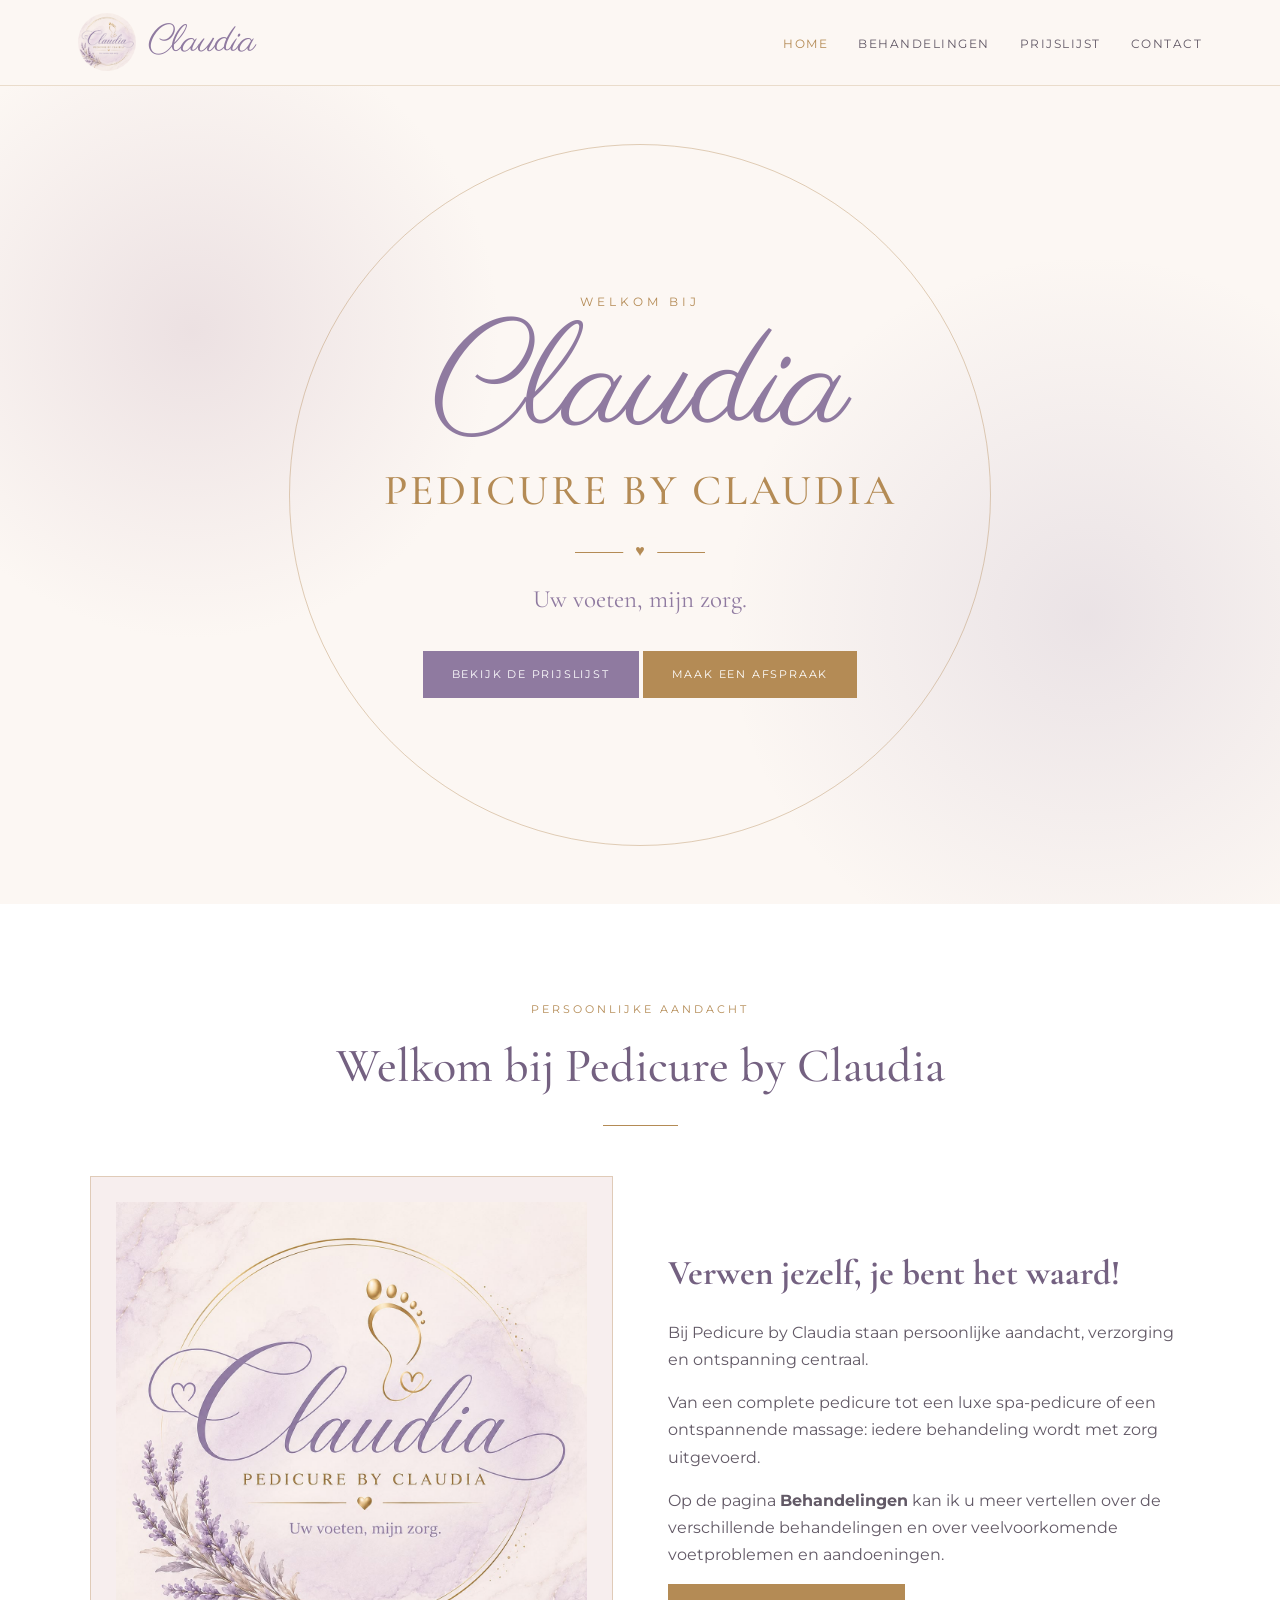
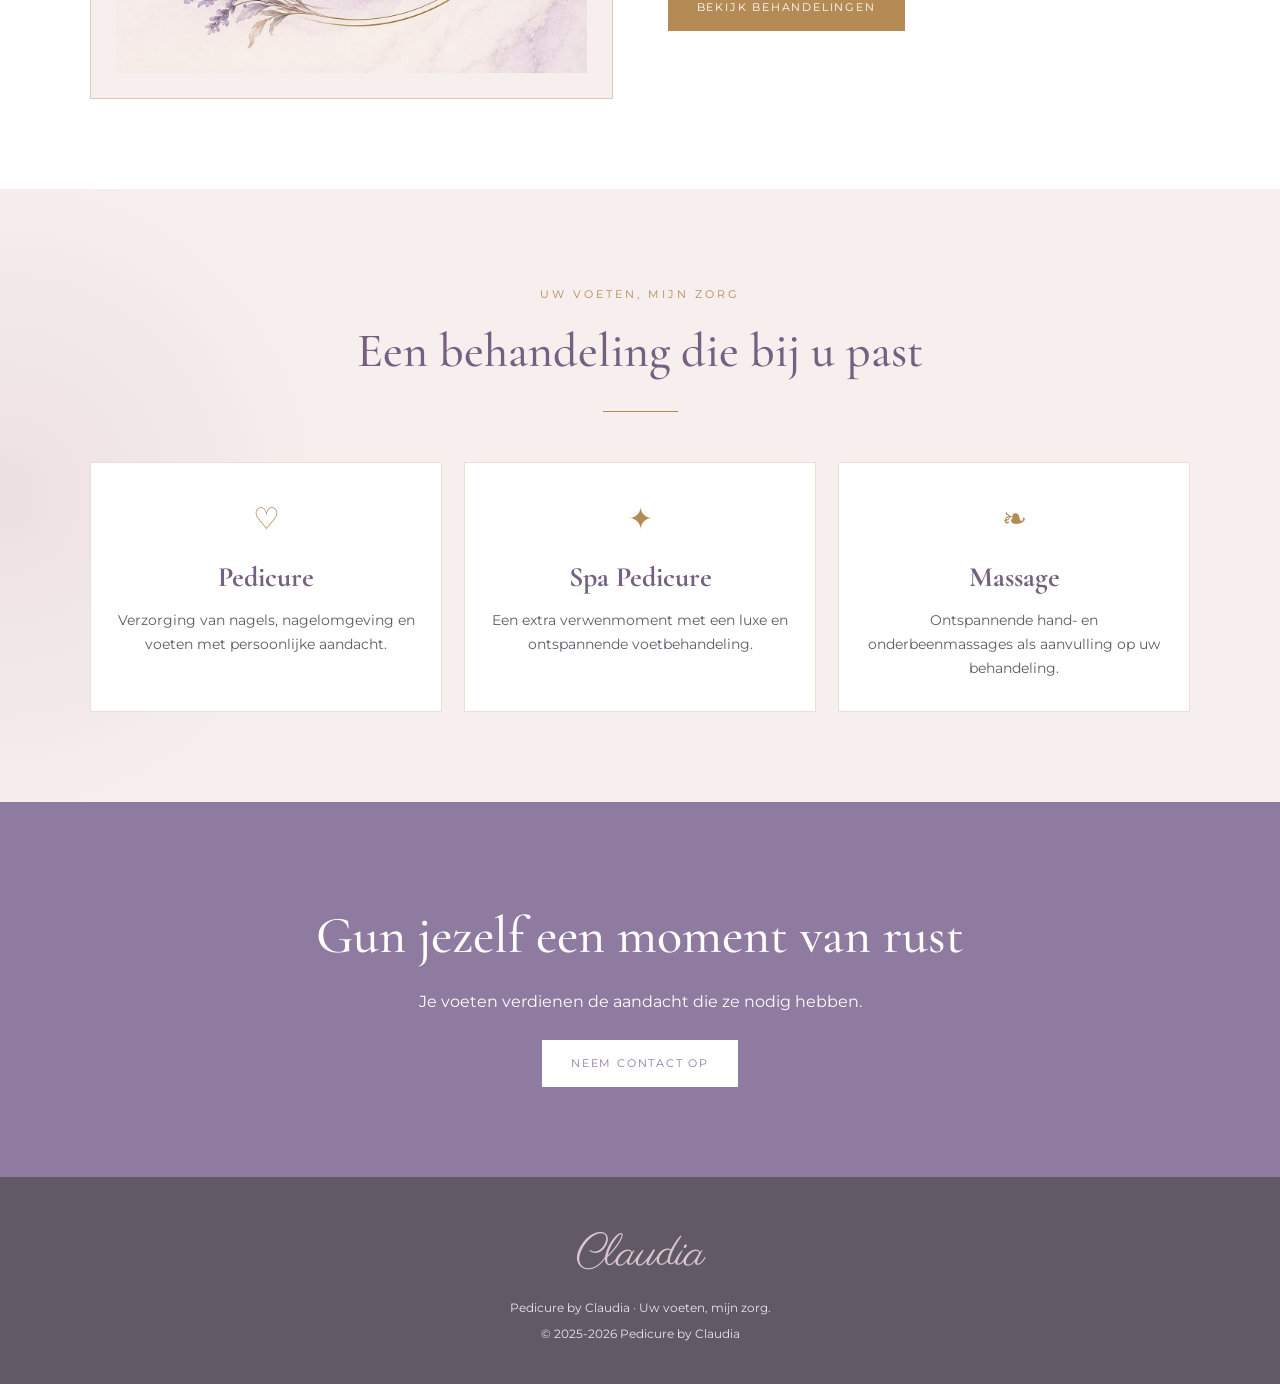
<file: index.html>
<!DOCTYPE html>
<html lang="nl">
<head>
<meta charset="UTF-8">
<meta name="viewport" content="width=device-width, initial-scale=1.0">
<title>Home | Pedicure by Claudia</title>
<link rel="stylesheet" href="style.css">
</head>
<body>
<header class="site-header"><nav class="nav"><a class="brand" href="index.html"><img src="images/logo.jpg" alt="Logo Pedicure by Claudia"><span class="brand-text">Claudia</span></a><button class="menu-toggle" onclick="toggleMenu()" aria-label="Menu openen">☰</button><ul class="nav-links" id="navLinks"><li><a href="index.html" class="active">Home</a></li><li><a href="behandelingen.html">Behandelingen</a></li><li><a href="prijzen.html">Prijslijst</a></li><li><a href="contact.html">Contact</a></li></ul></nav></header>

<section class="hero">
    <div class="hero-content">
        <div class="eyebrow">Welkom bij</div>
        <div class="script">Claudia</div>
        <h2>Pedicure by Claudia</h2>
        <div class="divider"></div>
        <p>Uw voeten, mijn zorg.</p>
        <a class="button" href="prijzen.html">Bekijk de prijslijst</a>
        <a class="button gold" href="contact.html">Maak een afspraak</a>
    </div>
</section>

<section class="intro">
    <div class="container">
        <div class="section-heading">
            <span>Persoonlijke aandacht</span>
            <h2>Welkom bij Pedicure by Claudia</h2>
            <div class="line"></div>
        </div>
        <div class="intro-grid">
            <div class="logo-card">
                <img src="images/logo.jpg" alt="Pedicure by Claudia">
            </div>
            <div class="text">
                <h3>Verwen jezelf, je bent het waard!</h3>
                <p>Bij Pedicure by Claudia staan persoonlijke aandacht, verzorging en ontspanning centraal.</p>
                <p>Van een complete pedicure tot een luxe spa-pedicure of een ontspannende massage: iedere behandeling wordt met zorg uitgevoerd.</p>
                <p>Op de pagina <strong>Behandelingen</strong> kan ik u meer vertellen over de verschillende behandelingen en over veelvoorkomende voetproblemen en aandoeningen.</p>
                <a class="button gold" href="behandelingen.html">Bekijk behandelingen</a>
            </div>
        </div>
    </div>
</section>

<section class="prices">
    <div class="container">
        <div class="section-heading">
            <span>Uw voeten, mijn zorg</span>
            <h2>Een behandeling die bij u past</h2>
            <div class="line"></div>
        </div>
        <div class="cards">
            <div class="card">
                <div class="icon">♡</div>
                <h3>Pedicure</h3>
                <p>Verzorging van nagels, nagelomgeving en voeten met persoonlijke aandacht.</p>
            </div>
            <div class="card">
                <div class="icon">✦</div>
                <h3>Spa Pedicure</h3>
                <p>Een extra verwenmoment met een luxe en ontspannende voetbehandeling.</p>
            </div>
            <div class="card">
                <div class="icon">❧</div>
                <h3>Massage</h3>
                <p>Ontspannende hand- en onderbeenmassages als aanvulling op uw behandeling.</p>
            </div>
        </div>
    </div>
</section>

<section class="cta">
    <div class="container">
        <h2>Gun jezelf een moment van rust</h2>
        <p>Je voeten verdienen de aandacht die ze nodig hebben.</p>
        <a class="button" href="contact.html">Neem contact op</a>
    </div>
</section>


<footer>
    <div class="footer-logo">Claudia</div>
    <p>Pedicure by Claudia · Uw voeten, mijn zorg.</p>
    <p>© 2025-2026 Pedicure by Claudia</p>
</footer>


<script>
function toggleMenu(){
    document.getElementById('navLinks').classList.toggle('open');
}
document.querySelectorAll('.nav-links a').forEach(function(link){
    link.addEventListener('click',function(){
        document.getElementById('navLinks').classList.remove('open');
    });
});
</script>

</body>
</html>
</file>
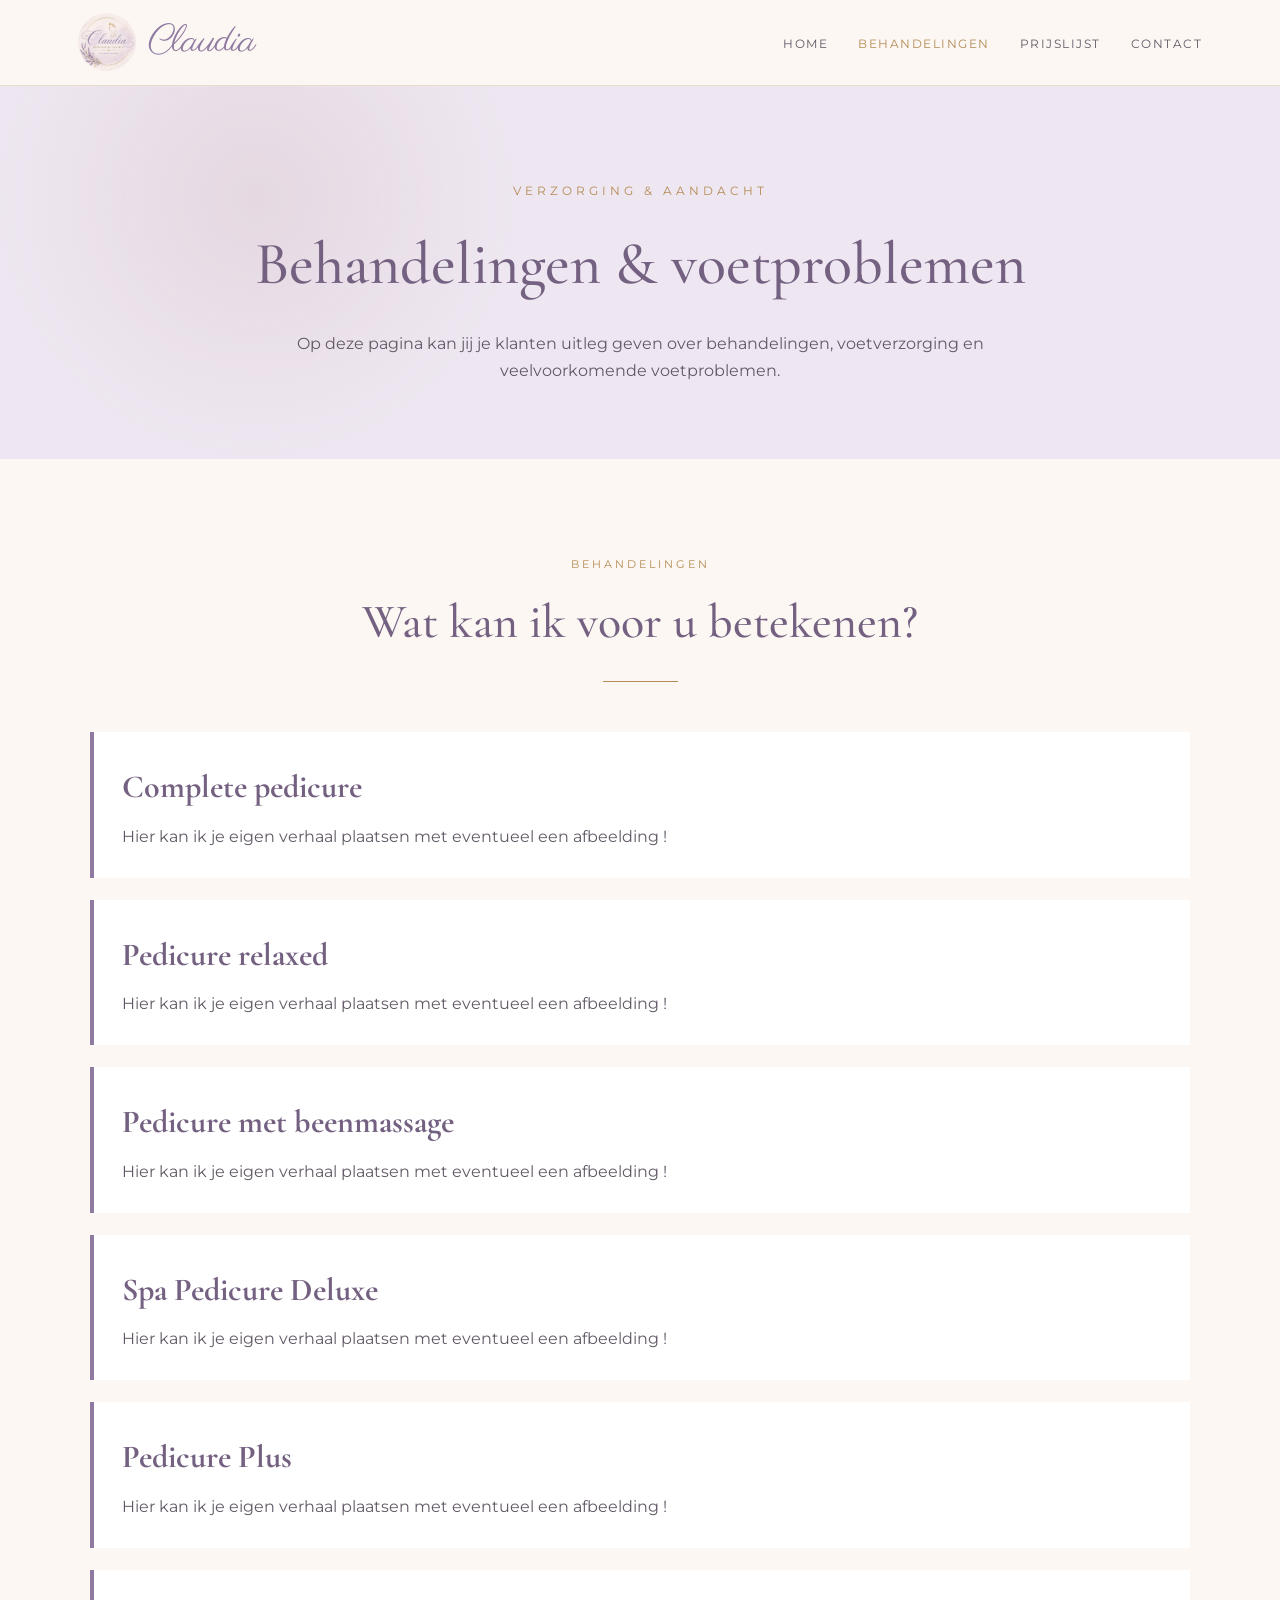
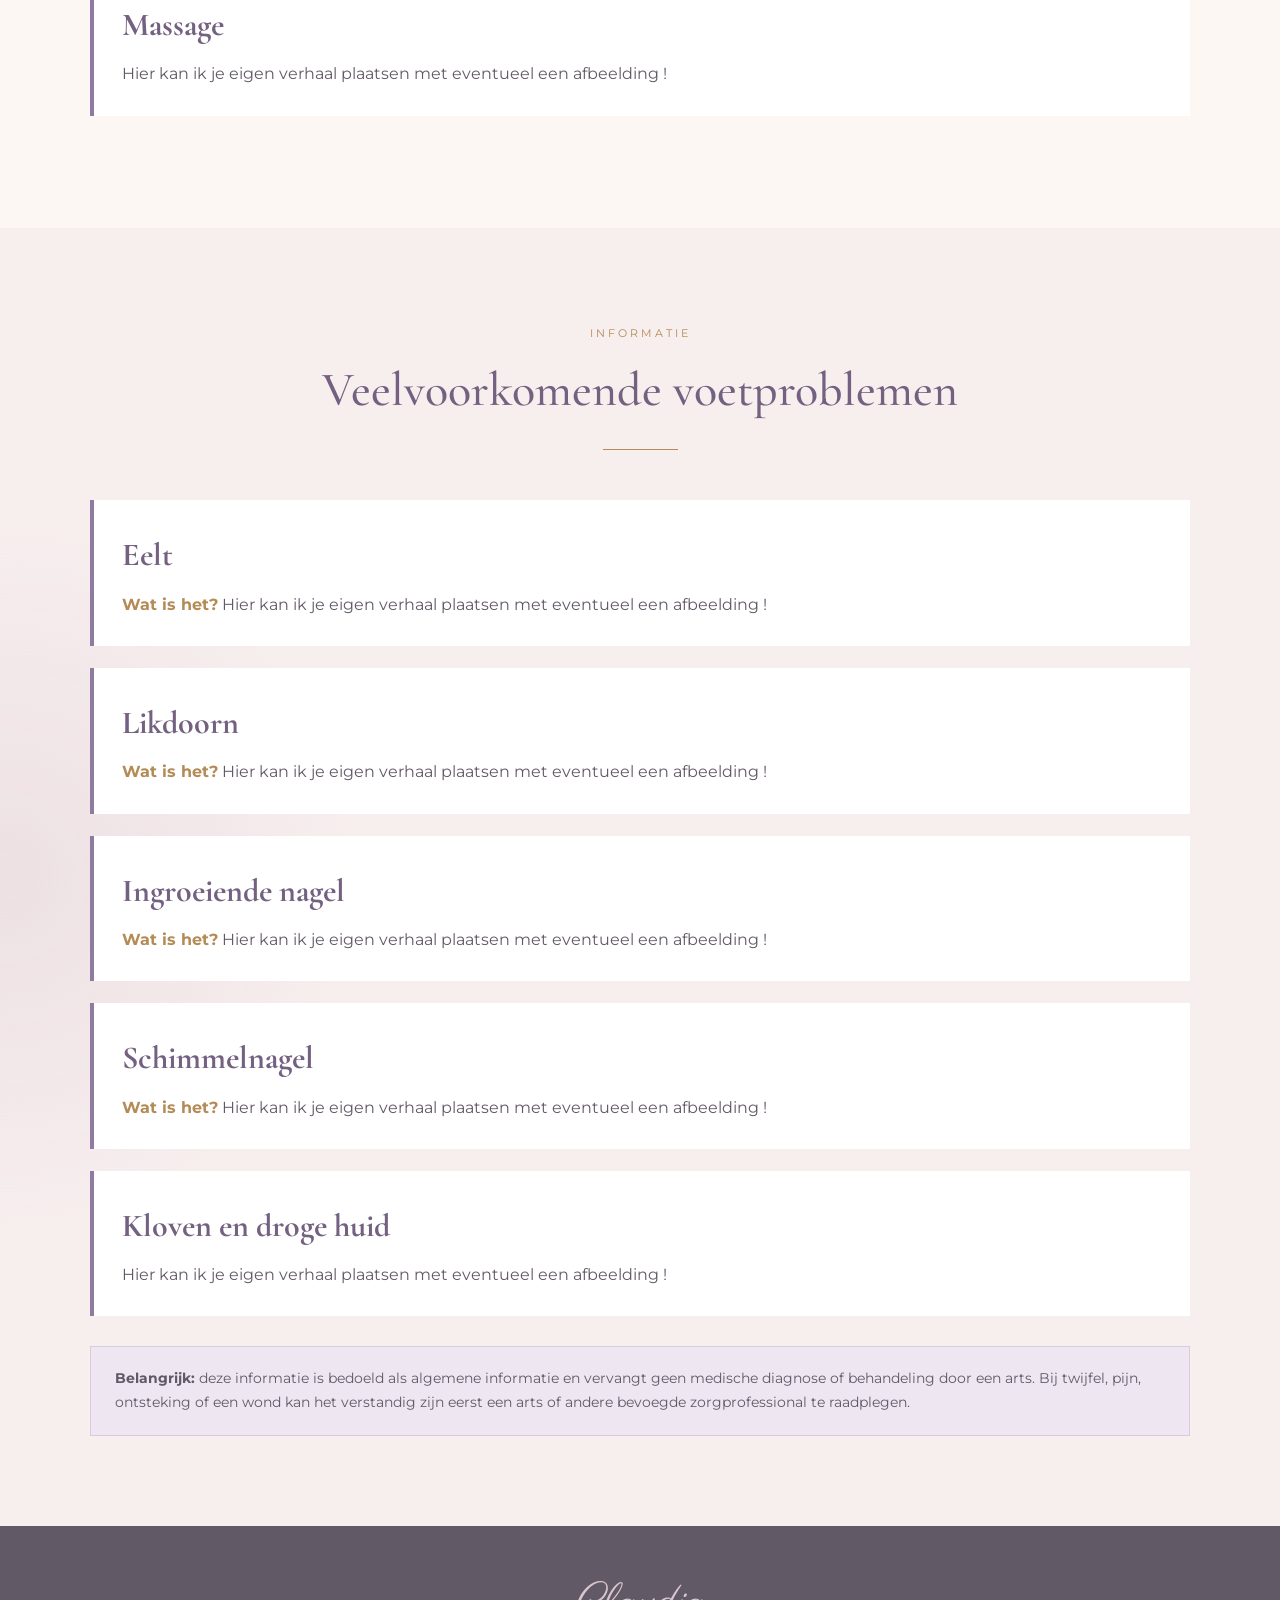
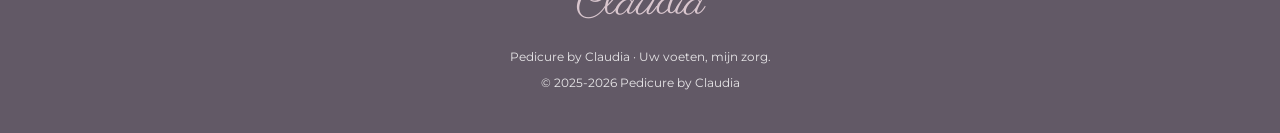
<file: behandelingen.html>
<!DOCTYPE html>
<html lang="nl">
<head>
<meta charset="UTF-8">
<meta name="viewport" content="width=device-width, initial-scale=1.0">
<title>Behandelingen | Pedicure by Claudia</title>
<link rel="stylesheet" href="style.css">
</head>
<body>
<header class="site-header"><nav class="nav"><a class="brand" href="index.html"><img src="images/logo.jpg" alt="Logo Pedicure by Claudia"><span class="brand-text">Claudia</span></a><button class="menu-toggle" onclick="toggleMenu()" aria-label="Menu openen">☰</button><ul class="nav-links" id="navLinks"><li><a href="index.html">Home</a></li><li><a href="behandelingen.html" class="active">Behandelingen</a></li><li><a href="prijzen.html">Prijslijst</a></li><li><a href="contact.html">Contact</a></li></ul></nav></header>

<section class="page-hero">
    <div class="container">
        <div class="eyebrow">Verzorging & aandacht</div>
        <h1>Behandelingen & voetproblemen</h1>
        <p>Op deze pagina kan jij je klanten uitleg geven over behandelingen, voetverzorging en veelvoorkomende voetproblemen.</p>
    </div>
</section>

<section>
    <div class="container">
        <div class="section-heading">
            <span>Behandelingen</span>
            <h2>Wat kan ik voor u betekenen?</h2>
            <div class="line"></div>
        </div>

        <article class="treatment">
            <h3>Complete pedicure</h3>
            <p>Hier kan ik je eigen verhaal plaatsen met eventueel een afbeelding !</p>
        </article>

        <article class="treatment">
            <h3>Pedicure relaxed</h3>
            <p>Hier kan ik je eigen verhaal plaatsen met eventueel een afbeelding !</p>
        </article>

        <article class="treatment">
            <h3>Pedicure met beenmassage</h3>
            <p>Hier kan ik je eigen verhaal plaatsen met eventueel een afbeelding !</p>
        </article>

        <article class="treatment">
            <h3>Spa Pedicure Deluxe</h3>
            <p>Hier kan ik je eigen verhaal plaatsen met eventueel een afbeelding !</p>
        </article>

        <article class="treatment">
            <h3>Pedicure Plus</h3>
            <p>Hier kan ik je eigen verhaal plaatsen met eventueel een afbeelding !</p>
        </article>

        <article class="treatment">
            <h3>Massage</h3>
            <p>Hier kan ik je eigen verhaal plaatsen met eventueel een afbeelding !</p>
        </article>
    </div>
</section>

<section class="prices">
    <div class="container">
        <div class="section-heading">
            <span>Informatie</span>
            <h2>Veelvoorkomende voetproblemen</h2>
            <div class="line"></div>
        </div>

        <article class="treatment">
            <h3>Eelt</h3>
            <p><strong>Wat is het?</strong> Hier kan ik je eigen verhaal plaatsen met eventueel een afbeelding !</p>
        </article>

        <article class="treatment">
            <h3>Likdoorn</h3>
            <p><strong>Wat is het?</strong> Hier kan ik je eigen verhaal plaatsen met eventueel een afbeelding !</p>
        </article>

        <article class="treatment">
            <h3>Ingroeiende nagel</h3>
            <p><strong>Wat is het?</strong> Hier kan ik je eigen verhaal plaatsen met eventueel een afbeelding !</p>
        </article>

        <article class="treatment">
            <h3>Schimmelnagel</h3>
            <p><strong>Wat is het?</strong> Hier kan ik je eigen verhaal plaatsen met eventueel een afbeelding !</p>
        </article>

        <article class="treatment">
            <h3>Kloven en droge huid</h3> Hier kan ik je eigen verhaal plaatsen met eventueel een afbeelding !</p>
        </article>

        <div class="notice">
            <strong>Belangrijk:</strong> deze informatie is bedoeld als algemene informatie en vervangt geen medische diagnose of behandeling door een arts. Bij twijfel, pijn, ontsteking of een wond kan het verstandig zijn eerst een arts of andere bevoegde zorgprofessional te raadplegen.
        </div>
    </div>
</section>


<footer>
    <div class="footer-logo">Claudia</div>
    <p>Pedicure by Claudia · Uw voeten, mijn zorg.</p>
    <p>© 2025-2026 Pedicure by Claudia</p>
</footer>


<script>
function toggleMenu(){
    document.getElementById('navLinks').classList.toggle('open');
}
document.querySelectorAll('.nav-links a').forEach(function(link){
    link.addEventListener('click',function(){
        document.getElementById('navLinks').classList.remove('open');
    });
});
</script>

</body>
</html>
</file>
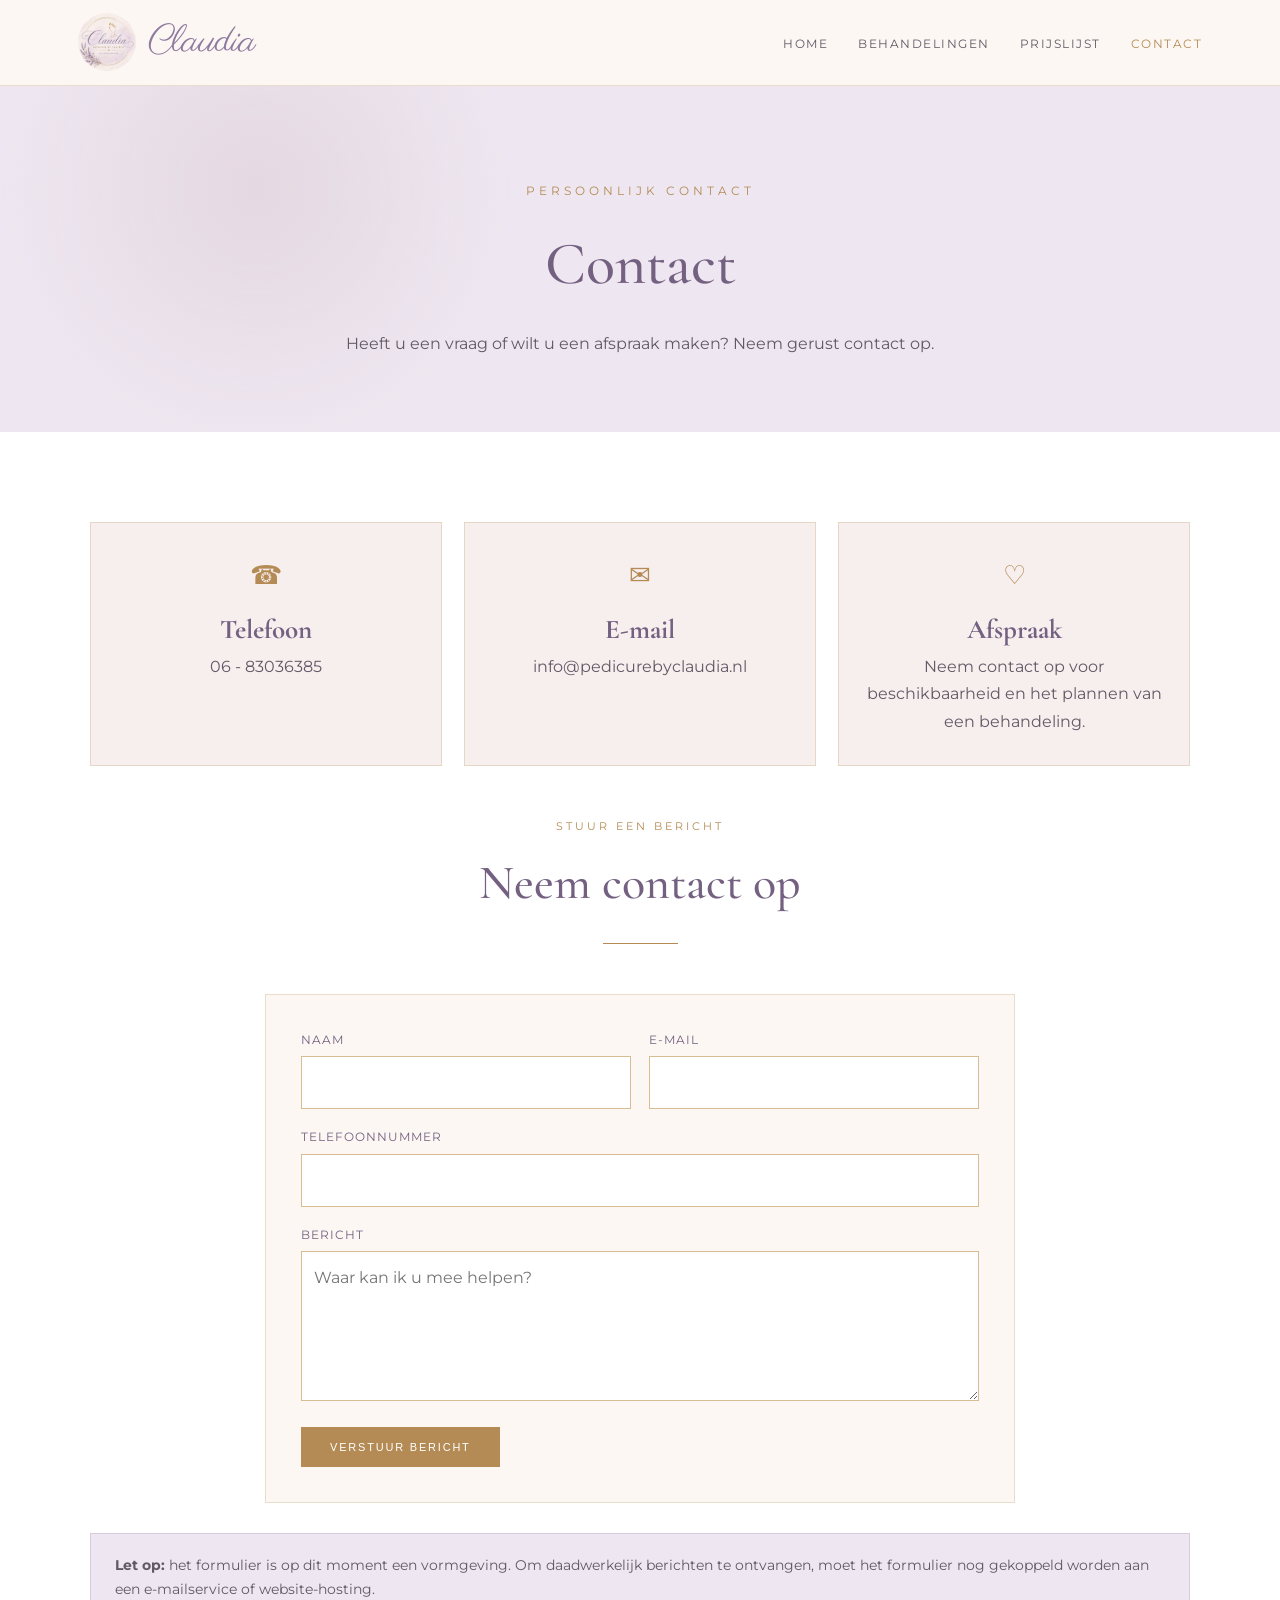
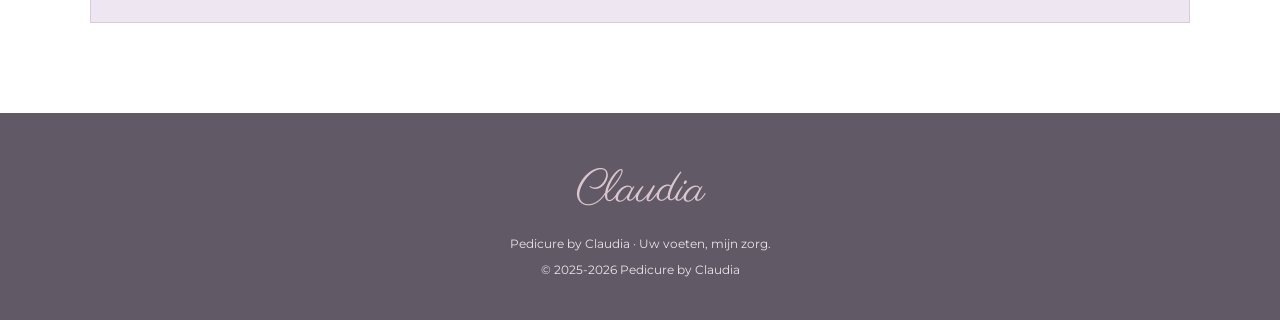
<file: contact.html>
<!DOCTYPE html>
<html lang="nl">
<head>
<meta charset="UTF-8">
<meta name="viewport" content="width=device-width, initial-scale=1.0">
<title>Contact | Pedicure by Claudia</title>
<link rel="stylesheet" href="style.css">
</head>
<body>
<header class="site-header"><nav class="nav"><a class="brand" href="index.html"><img src="images/logo.jpg" alt="Logo Pedicure by Claudia"><span class="brand-text">Claudia</span></a><button class="menu-toggle" onclick="toggleMenu()" aria-label="Menu openen">☰</button><ul class="nav-links" id="navLinks"><li><a href="index.html">Home</a></li><li><a href="behandelingen.html">Behandelingen</a></li><li><a href="prijzen.html">Prijslijst</a></li><li><a href="contact.html" class="active">Contact</a></li></ul></nav></header>

<section class="page-hero">
    <div class="container">
        <div class="eyebrow">Persoonlijk contact</div>
        <h1>Contact</h1>
        <p>Heeft u een vraag of wilt u een afspraak maken? Neem gerust contact op.</p>
    </div>
</section>

<section class="contact-section">
    <div class="container">

        <div class="contact-grid">
            <div class="contact-box">
                <div class="icon">☎</div>
                <h3>Telefoon</h3>
                <a href="tel:+31683036385">06 - 83036385</a>
            </div>

            <div class="contact-box">
                <div class="icon">✉</div>
                <h3>E-mail</h3>
                <a href="mailto:info@pedicurebyclaudia.nl">info@pedicurebyclaudia.nl</a>
            </div>

            <div class="contact-box">
                <div class="icon">♡</div>
                <h3>Afspraak</h3>
                <p>Neem contact op voor beschikbaarheid en het plannen van een behandeling.</p>
            </div>
        </div>

        <div class="section-heading">
            <span>Stuur een bericht</span>
            <h2>Neem contact op</h2>
            <div class="line"></div>
        </div>

        <form class="form" action="#" method="post">
            <div class="form-row">
                <div class="form-group">
                    <label for="naam">Naam</label>
                    <input type="text" id="naam" name="naam" required>
                </div>

                <div class="form-group">
                    <label for="email">E-mail</label>
                    <input type="email" id="email" name="email" required>
                </div>
            </div>

            <div class="form-group">
                <label for="telefoon">Telefoonnummer</label>
                <input type="tel" id="telefoon" name="telefoon">
            </div>

            <div class="form-group">
                <label for="bericht">Bericht</label>
                <textarea id="bericht" name="bericht" placeholder="Waar kan ik u mee helpen?"></textarea>
            </div>

            <button class="button gold" type="submit">Verstuur bericht</button>
        </form>

        <div class="notice">
            <strong>Let op:</strong> het formulier is op dit moment een vormgeving. Om daadwerkelijk berichten te ontvangen, moet het formulier nog gekoppeld worden aan een e-mailservice of website-hosting.
        </div>

    </div>
</section>

<footer>
    <div class="footer-logo">Claudia</div>
    <p>Pedicure by Claudia · Uw voeten, mijn zorg.</p>
    <p>© 2025-2026 Pedicure by Claudia</p>
</footer>

<script>
function toggleMenu(){
    document.getElementById('navLinks').classList.toggle('open');
}
document.querySelectorAll('.nav-links a').forEach(function(link){
    link.addEventListener('click',function(){
        document.getElementById('navLinks').classList.remove('open');
    });
});
</script>

</body>
</html>
</file>
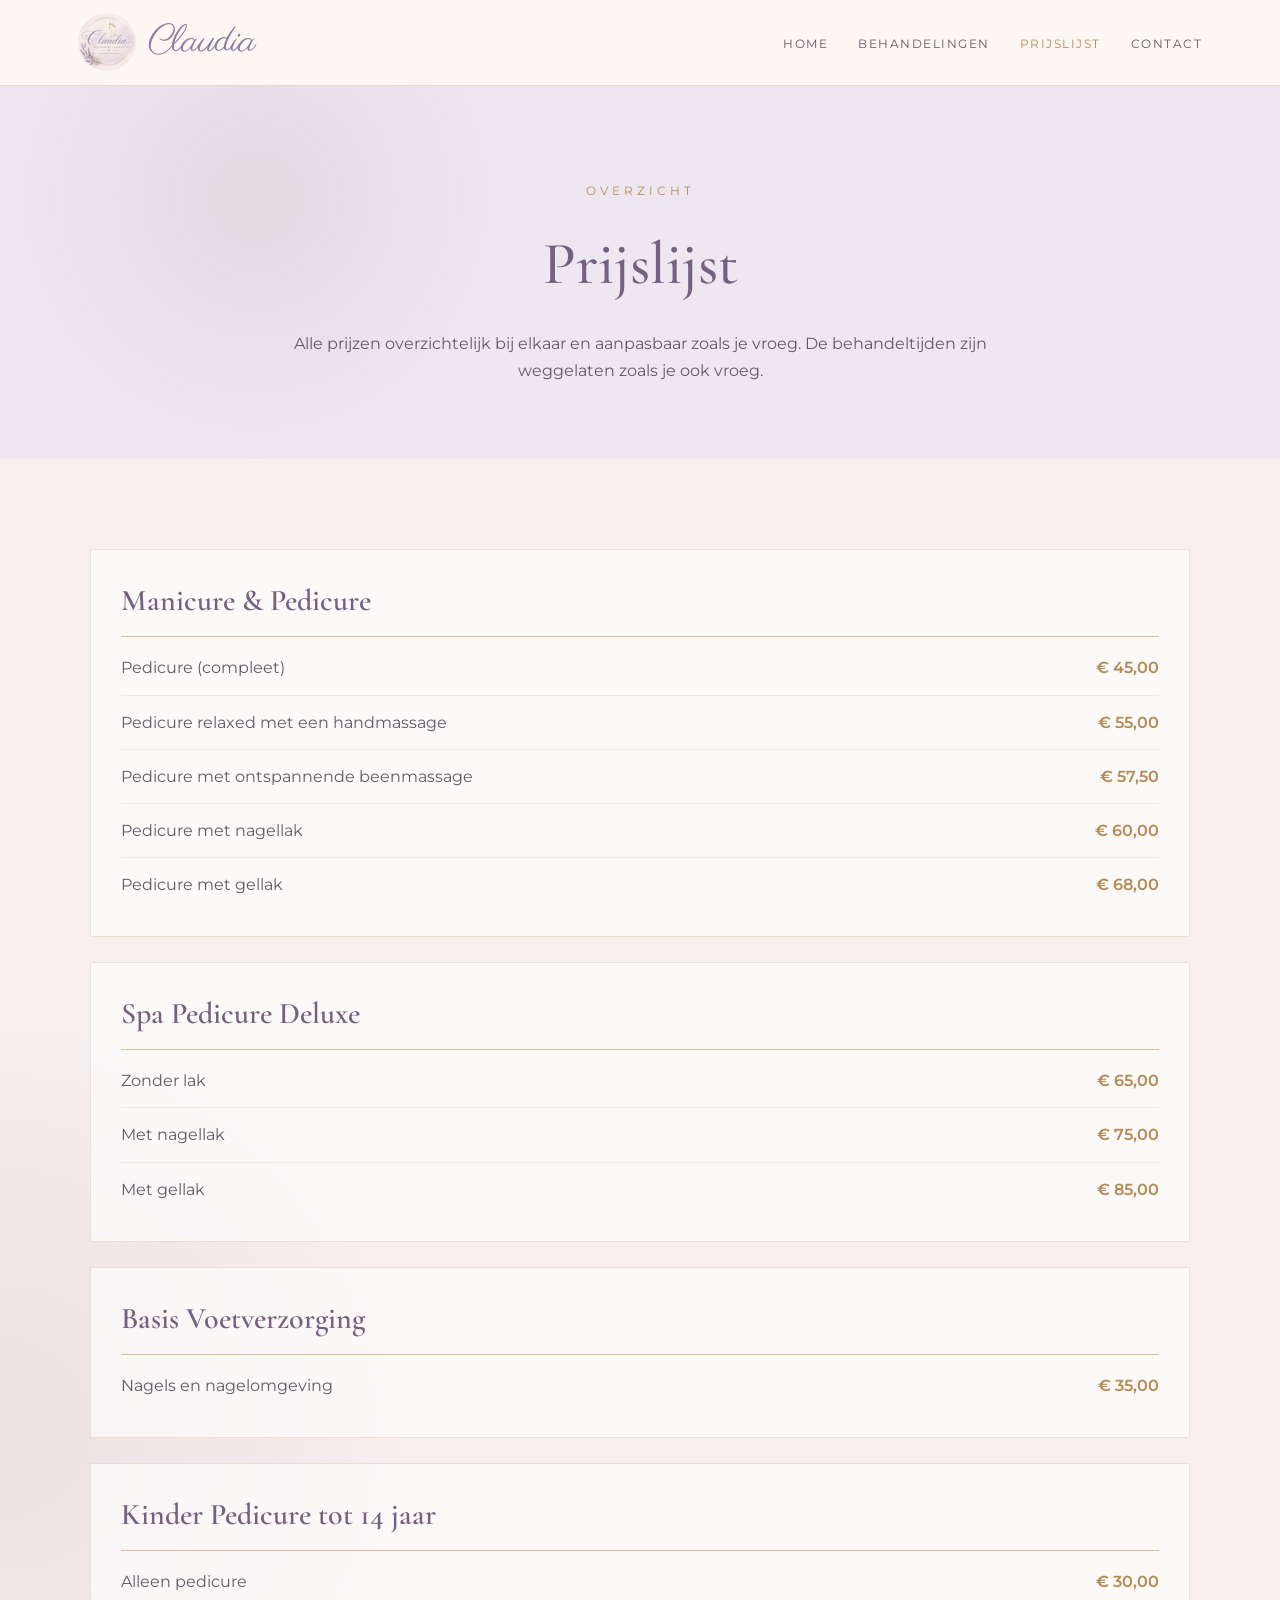
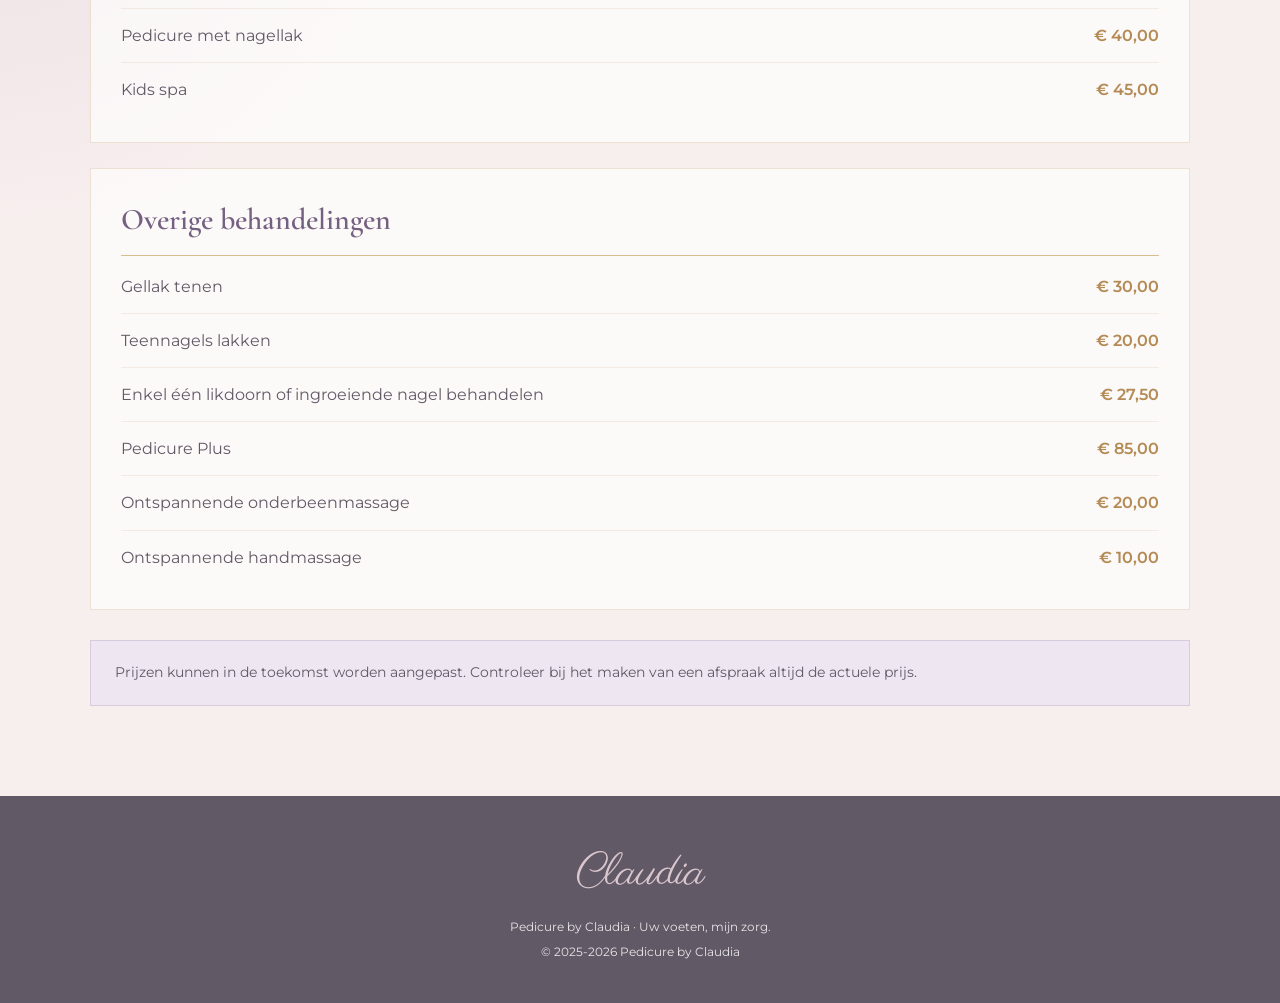
<file: prijzen.html>
<!DOCTYPE html>
<html lang="nl">
<head>
<meta charset="UTF-8">
<meta name="viewport" content="width=device-width, initial-scale=1.0">
<title>Prijslijst | Pedicure by Claudia</title>
<link rel="stylesheet" href="style.css">
</head>
<body>
<header class="site-header"><nav class="nav"><a class="brand" href="index.html"><img src="images/logo.jpg" alt="Logo Pedicure by Claudia"><span class="brand-text">Claudia</span></a><button class="menu-toggle" onclick="toggleMenu()" aria-label="Menu openen">☰</button><ul class="nav-links" id="navLinks"><li><a href="index.html">Home</a></li><li><a href="behandelingen.html">Behandelingen</a></li><li><a href="prijzen.html" class="active">Prijslijst</a></li><li><a href="contact.html">Contact</a></li></ul></nav></header>

<section class="page-hero">
    <div class="container">
        <div class="eyebrow">Overzicht</div>
        <h1>Prijslijst</h1>
        <p>Alle prijzen overzichtelijk bij elkaar en aanpasbaar zoals je vroeg. De behandeltijden zijn weggelaten zoals je ook vroeg.</p>
    </div>
</section>

<section class="prices">
    <div class="container">

        <div class="price-category">
            <h3>Manicure & Pedicure</h3>
            <div class="price-row"><div>Pedicure (compleet)</div><div class="price">€ 45,00</div></div>
            <div class="price-row"><div>Pedicure relaxed met een handmassage</div><div class="price">€ 55,00</div></div>
            <div class="price-row"><div>Pedicure met ontspannende beenmassage</div><div class="price">€ 57,50</div></div>
            <div class="price-row"><div>Pedicure met nagellak</div><div class="price">€ 60,00</div></div>
            <div class="price-row"><div>Pedicure met gellak</div><div class="price">€ 68,00</div></div>
        </div>

        <div class="price-category">
            <h3>Spa Pedicure Deluxe</h3>
            <div class="price-row"><div>Zonder lak</div><div class="price">€ 65,00</div></div>
            <div class="price-row"><div>Met nagellak</div><div class="price">€ 75,00</div></div>
            <div class="price-row"><div>Met gellak</div><div class="price">€ 85,00</div></div>
        </div>

        <div class="price-category">
            <h3>Basis Voetverzorging</h3>
            <div class="price-row"><div>Nagels en nagelomgeving</div><div class="price">€ 35,00</div></div>
        </div>

        <div class="price-category">
            <h3>Kinder Pedicure tot 14 jaar</h3>
            <div class="price-row"><div>Alleen pedicure</div><div class="price">€ 30,00</div></div>
            <div class="price-row"><div>Pedicure met nagellak</div><div class="price">€ 40,00</div></div>
            <div class="price-row"><div>Kids spa</div><div class="price">€ 45,00</div></div>
        </div>

        <div class="price-category">
            <h3>Overige behandelingen</h3>
            <div class="price-row"><div>Gellak tenen</div><div class="price">€ 30,00</div></div>
            <div class="price-row"><div>Teennagels lakken</div><div class="price">€ 20,00</div></div>
            <div class="price-row"><div>Enkel één likdoorn of ingroeiende nagel behandelen</div><div class="price">€ 27,50</div></div>
            <div class="price-row"><div>Pedicure Plus</div><div class="price">€ 85,00</div></div>
            <div class="price-row"><div>Ontspannende onderbeenmassage</div><div class="price">€ 20,00</div></div>
            <div class="price-row"><div>Ontspannende handmassage</div><div class="price">€ 10,00</div></div>
        </div>

        <div class="notice">
            Prijzen kunnen in de toekomst worden aangepast. Controleer bij het maken van een afspraak altijd de actuele prijs.
        </div>
    </div>
</section>


<footer>
    <div class="footer-logo">Claudia</div>
    <p>Pedicure by Claudia · Uw voeten, mijn zorg.</p>
    <p>© 2025-2026 Pedicure by Claudia</p>
</footer>


<script>
function toggleMenu(){
    document.getElementById('navLinks').classList.toggle('open');
}
document.querySelectorAll('.nav-links a').forEach(function(link){
    link.addEventListener('click',function(){
        document.getElementById('navLinks').classList.remove('open');
    });
});
</script>

</body>
</html>
</file>
<file: style.css>
@import url('https://fonts.googleapis.com/css2?family=Cormorant+Garamond:wght@400;500;600;700&family=Montserrat:wght@300;400;500;600&family=Parisienne&display=swap');

:root{
    --lavendel:#8f7aa0;
    --lavendel-donker:#746181;
    --lavendel-licht:#eee7f1;
    --roze:#d9c6ce;
    --roze-licht:#f7eeee;
    --creme:#fcf7f3;
    --goud:#b48b55;
    --goud-licht:#d8bd93;
    --tekst:#625966;
    --wit:#ffffff;
}

*{box-sizing:border-box;margin:0;padding:0}

html{scroll-behavior:smooth}

body{
    font-family:'Montserrat',sans-serif;
    color:var(--tekst);
    background:var(--creme);
    line-height:1.7;
}

a{color:inherit}

.site-header{
    position:sticky;
    top:0;
    z-index:1000;
    background:rgba(252,247,243,.96);
    backdrop-filter:blur(12px);
    border-bottom:1px solid rgba(180,139,85,.25);
}

.nav{
    max-width:1180px;
    min-height:82px;
    margin:auto;
    padding:10px 28px;
    display:flex;
    align-items:center;
    justify-content:space-between;
    gap:30px;
}

.brand{
    text-decoration:none;
    display:flex;
    align-items:center;
    gap:12px;
}

.brand img{
    width:58px;
    height:58px;
    object-fit:cover;
    border-radius:50%;
}

.brand-text{
    font-family:'Parisienne',cursive;
    font-size:38px;
    color:var(--lavendel);
}

.nav-links{
    display:flex;
    list-style:none;
    gap:30px;
}

.nav-links a{
    text-decoration:none;
    color:var(--tekst);
    text-transform:uppercase;
    letter-spacing:1.5px;
    font-size:12px;
    transition:.25s;
}

.nav-links a:hover,
.nav-links a.active{
    color:var(--goud);
}

.menu-toggle{
    display:none;
    border:0;
    background:none;
    color:var(--lavendel);
    font-size:28px;
    cursor:pointer;
}

.hero{
    min-height:calc(100vh - 82px);
    display:flex;
    align-items:center;
    justify-content:center;
    text-align:center;
    padding:80px 25px;
    position:relative;
    overflow:hidden;
    background:
        radial-gradient(circle at 15% 30%,rgba(217,198,206,.45),transparent 25%),
        radial-gradient(circle at 85% 65%,rgba(143,122,160,.16),transparent 30%),
        var(--creme);
}

.hero:before{
    content:"";
    position:absolute;
    width:min(700px,90vw);
    height:min(700px,90vw);
    border:1px solid rgba(180,139,85,.4);
    border-radius:50%;
}

.hero-content{
    position:relative;
    max-width:850px;
}

.eyebrow{
    color:var(--goud);
    text-transform:uppercase;
    letter-spacing:4px;
    font-size:12px;
    margin-bottom:12px;
}

.script{
    font-family:'Parisienne',cursive;
    color:var(--lavendel);
    font-size:clamp(80px,12vw,145px);
    line-height:.9;
    font-weight:400;
}

.hero h2{
    font-family:'Cormorant Garamond',serif;
    color:var(--goud);
    font-size:clamp(26px,4vw,43px);
    letter-spacing:3px;
    text-transform:uppercase;
    font-weight:500;
}

.divider{
    width:130px;
    height:1px;
    background:var(--goud);
    margin:25px auto;
    position:relative;
}

.divider:after{
    content:"♥";
    position:absolute;
    left:50%;
    transform:translate(-50%,-55%);
    padding:0 12px;
    background:var(--creme);
    color:var(--goud);
}

.hero p{
    font-family:'Cormorant Garamond',serif;
    color:var(--lavendel);
    font-size:25px;
    margin-bottom:30px;
}

.button{
    display:inline-block;
    text-decoration:none;
    background:var(--lavendel);
    border:1px solid var(--lavendel);
    color:white;
    padding:13px 28px;
    text-transform:uppercase;
    letter-spacing:1.8px;
    font-size:11px;
    transition:.25s;
}

.button:hover{
    background:transparent;
    color:var(--lavendel);
}

.button.gold{
    background:var(--goud);
    border-color:var(--goud);
}

.button.gold:hover{
    background:transparent;
    color:var(--goud);
}

.page-hero{
    padding:95px 25px 75px;
    text-align:center;
    background:
        radial-gradient(circle at 20% 30%,rgba(217,198,206,.45),transparent 25%),
        var(--lavendel-licht);
}

.page-hero h1{
    font-family:'Cormorant Garamond',serif;
    font-size:60px;
    color:var(--lavendel-donker);
    font-weight:500;
}

.page-hero p{
    max-width:700px;
    margin:15px auto 0;
}

section{
    padding:90px 25px;
}

.container{
    max-width:1100px;
    margin:auto;
}

.section-heading{
    text-align:center;
    margin-bottom:50px;
}

.section-heading span{
    color:var(--goud);
    text-transform:uppercase;
    letter-spacing:3px;
    font-size:11px;
}

.section-heading h2{
    font-family:'Cormorant Garamond',serif;
    color:var(--lavendel-donker);
    font-size:48px;
    font-weight:500;
    margin-top:5px;
}

.section-heading .line{
    width:75px;
    height:1px;
    background:var(--goud);
    margin:18px auto;
}

.intro{
    background:var(--wit);
}

.intro-grid{
    display:grid;
    grid-template-columns:1fr 1fr;
    gap:55px;
    align-items:center;
}

.logo-card{
    padding:25px;
    background:var(--roze-licht);
    border:1px solid rgba(180,139,85,.35);
}

.logo-card img{
    width:100%;
    display:block;
}

.text h3{
    font-family:'Cormorant Garamond',serif;
    color:var(--lavendel-donker);
    font-size:35px;
    margin-bottom:15px;
}

.text p{margin-bottom:16px}

.cards{
    display:grid;
    grid-template-columns:repeat(3,1fr);
    gap:22px;
}

.card{
    background:var(--wit);
    border:1px solid rgba(180,139,85,.25);
    padding:30px 25px;
    text-align:center;
    transition:.25s;
}

.card:hover{
    transform:translateY(-5px);
    box-shadow:0 12px 30px rgba(143,122,160,.12);
}

.icon{
    color:var(--goud);
    font-size:30px;
    margin-bottom:10px;
}

.card h3{
    font-family:'Cormorant Garamond',serif;
    color:var(--lavendel-donker);
    font-size:28px;
    margin-bottom:8px;
}

.card p{font-size:14px}

.prices{
    background:
        radial-gradient(circle at 0% 50%,rgba(217,198,206,.35),transparent 25%),
        var(--roze-licht);
}

.price-category{
    background:rgba(255,255,255,.65);
    padding:25px 30px;
    margin-bottom:25px;
    border:1px solid rgba(180,139,85,.22);
}

.price-category h3{
    font-family:'Cormorant Garamond',serif;
    color:var(--lavendel-donker);
    font-size:30px;
    font-weight:600;
    border-bottom:1px solid var(--goud-licht);
    padding-bottom:10px;
    margin-bottom:4px;
}

.price-row{
    display:grid;
    grid-template-columns:1fr 120px;
    gap:20px;
    padding:13px 0;
    border-bottom:1px solid rgba(180,139,85,.14);
}

.price-row:last-child{border-bottom:0}

.price{
    text-align:right;
    color:var(--goud);
    font-weight:600;
}

.treatment{
    background:var(--wit);
    border-left:4px solid var(--lavendel);
    padding:28px;
    margin-bottom:22px;
}

.treatment h3{
    font-family:'Cormorant Garamond',serif;
    font-size:32px;
    color:var(--lavendel-donker);
    margin-bottom:8px;
}

.treatment strong{
    color:var(--goud);
}

.notice{
    margin-top:30px;
    padding:20px 24px;
    background:var(--lavendel-licht);
    border:1px solid rgba(143,122,160,.25);
    font-size:14px;
}

.contact-section{background:var(--wit)}

.contact-grid{
    display:grid;
    grid-template-columns:repeat(3,1fr);
    gap:22px;
    margin-bottom:45px;
}

.contact-box{
    text-align:center;
    padding:30px 20px;
    border:1px solid rgba(180,139,85,.25);
    background:var(--roze-licht);
}

.contact-box .icon{font-size:26px}

.contact-box h3{
    font-family:'Cormorant Garamond',serif;
    color:var(--lavendel-donker);
    font-size:27px;
}

.contact-box a{
    text-decoration:none;
}

.form{
    max-width:750px;
    margin:auto;
    padding:35px;
    background:var(--creme);
    border:1px solid rgba(180,139,85,.25);
}

.form-row{
    display:grid;
    grid-template-columns:1fr 1fr;
    gap:18px;
}

.form-group{margin-bottom:18px}

.form label{
    display:block;
    font-size:12px;
    text-transform:uppercase;
    letter-spacing:1px;
    color:var(--lavendel-donker);
    margin-bottom:6px;
}

.form input,
.form textarea{
    width:100%;
    border:1px solid var(--goud-licht);
    background:white;
    padding:12px;
    font:inherit;
    color:var(--tekst);
}

.form textarea{
    min-height:150px;
    resize:vertical;
}

.form button{
    cursor:pointer;
}

.cta{
    text-align:center;
    background:var(--lavendel);
    color:white;
}

.cta h2{
    font-family:'Cormorant Garamond',serif;
    font-size:52px;
    font-weight:500;
}

.cta p{margin:8px 0 25px}

.cta .button{
    background:white;
    color:var(--lavendel);
    border-color:white;
}

footer{
    background:var(--tekst);
    color:white;
    text-align:center;
    padding:40px 20px;
}

.footer-logo{
    font-family:'Parisienne',cursive;
    color:var(--roze);
    font-size:45px;
}

footer p{
    font-size:12px;
    opacity:.85;
    margin-top:5px;
}

@media(max-width:800px){
    .nav{min-height:72px}
    .brand img{width:50px;height:50px}
    .brand-text{font-size:32px}

    .menu-toggle{display:block}

    .nav-links{
        display:none;
        position:absolute;
        top:72px;
        left:0;
        right:0;
        background:var(--creme);
        flex-direction:column;
        gap:0;
        border-bottom:1px solid var(--goud-licht);
    }

    .nav-links.open{display:flex}

    .nav-links li{text-align:center}
    .nav-links a{
        display:block;
        padding:14px;
    }

    .intro-grid,
    .cards,
    .contact-grid{
        grid-template-columns:1fr;
    }

    .page-hero h1{font-size:46px}

    .section-heading h2{font-size:40px}

    .price-row{
        grid-template-columns:1fr 85px;
    }

    .form-row{grid-template-columns:1fr}

    .cta h2{font-size:42px}
}
</file>
